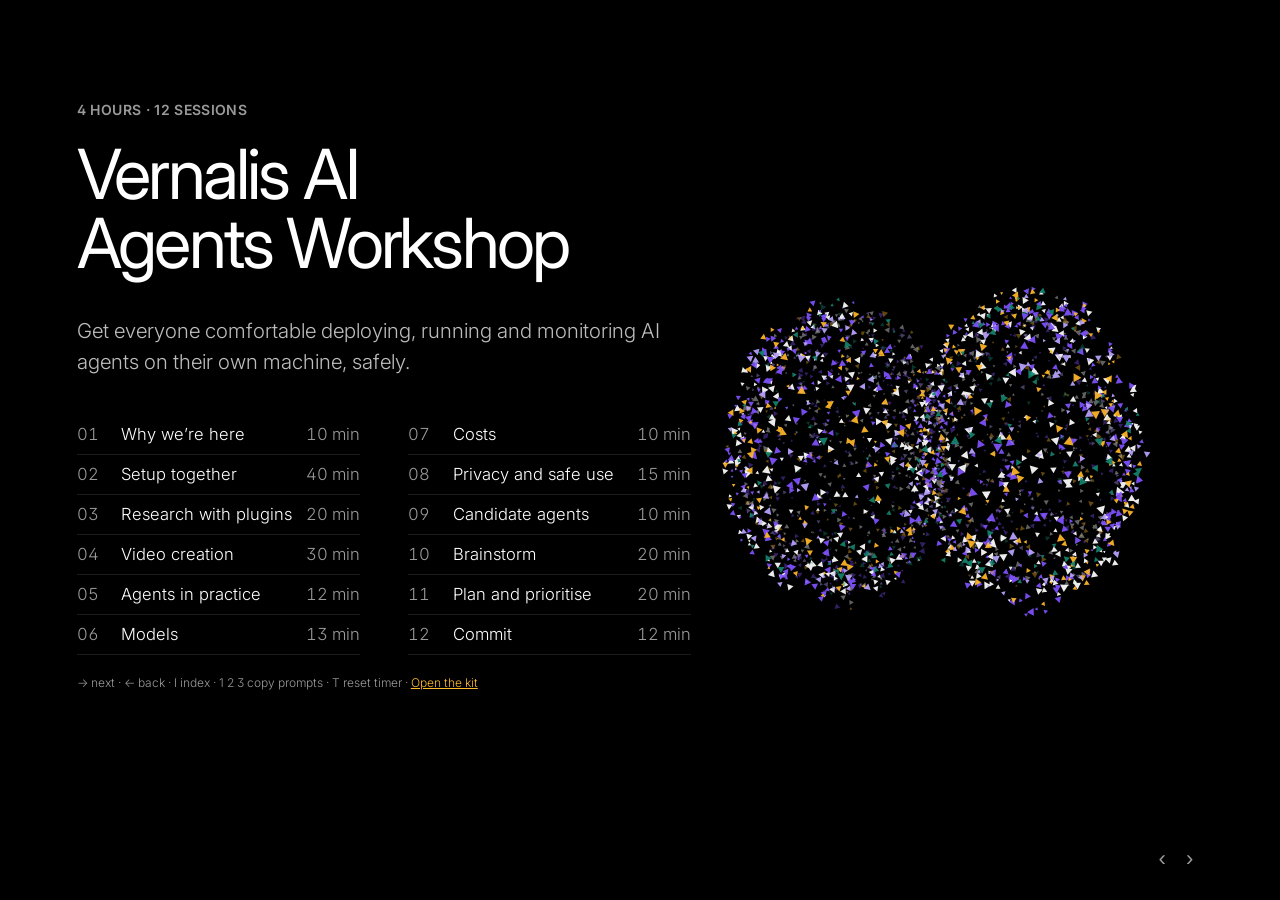
<file: index.html>
<!doctype html>
<html lang="en">
<head>
<meta charset="utf-8">
<meta name="viewport" content="width=device-width, initial-scale=1">
<meta name="robots" content="noindex">
<title>Vernalis AI Agents Workshop</title>
<link rel="preconnect" href="https://fonts.googleapis.com">
<link rel="preconnect" href="https://fonts.gstatic.com" crossorigin>
<link href="https://fonts.googleapis.com/css2?family=Inter:wght@300;400;600;700&family=JetBrains+Mono&display=swap" rel="stylesheet">
<link rel="stylesheet" href="style.css">
</head>
<body class="deck">
<canvas id="sky" aria-hidden="true"></canvas>
<main id="stage" aria-live="polite"></main>
<footer>
  <span id="meta"></span>
  <span class="nav"><button id="prev" aria-label="Back">‹</button><button id="next" aria-label="Next">›</button></span>
</footer>
<div id="bar"></div>
<script src="assets/icons.js"></script>
<script src="content.js"></script>
<script src="particles.js"></script>
<script src="deck.js"></script>
</body>
</html>
</file>
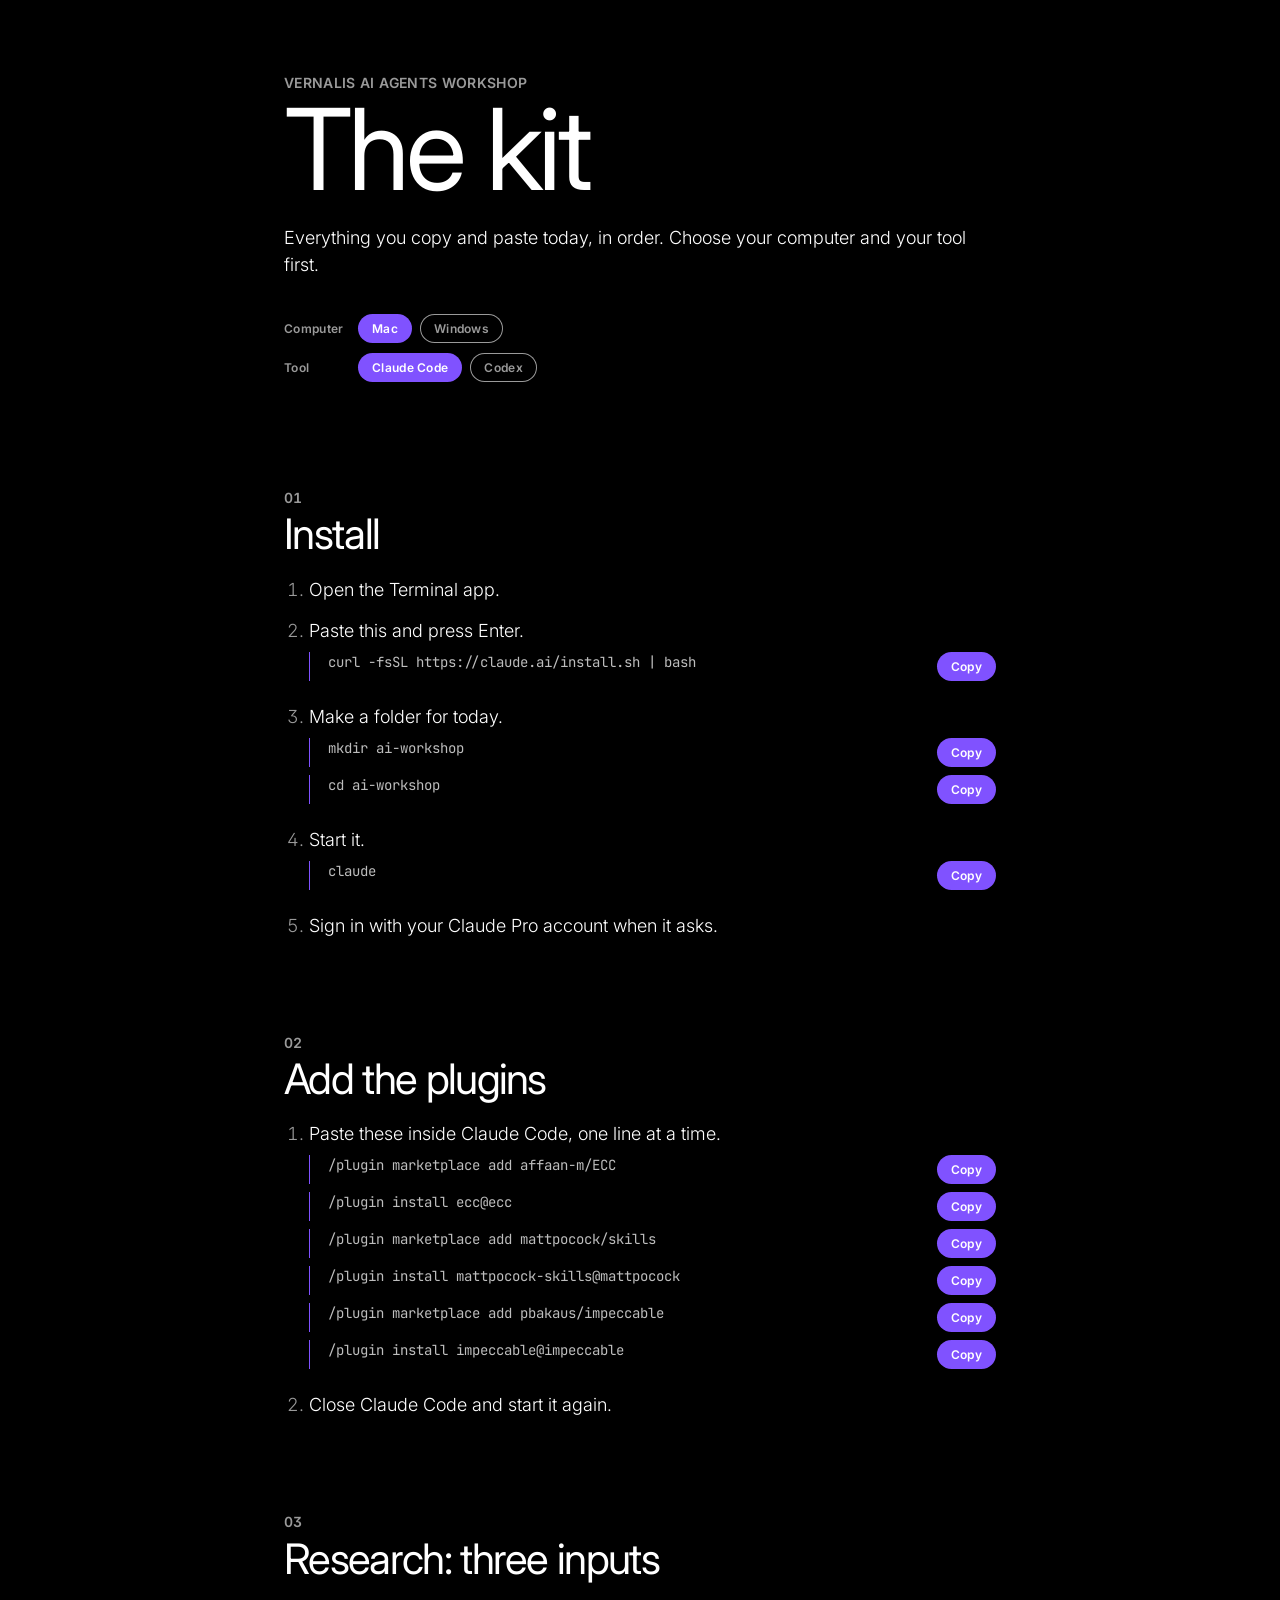
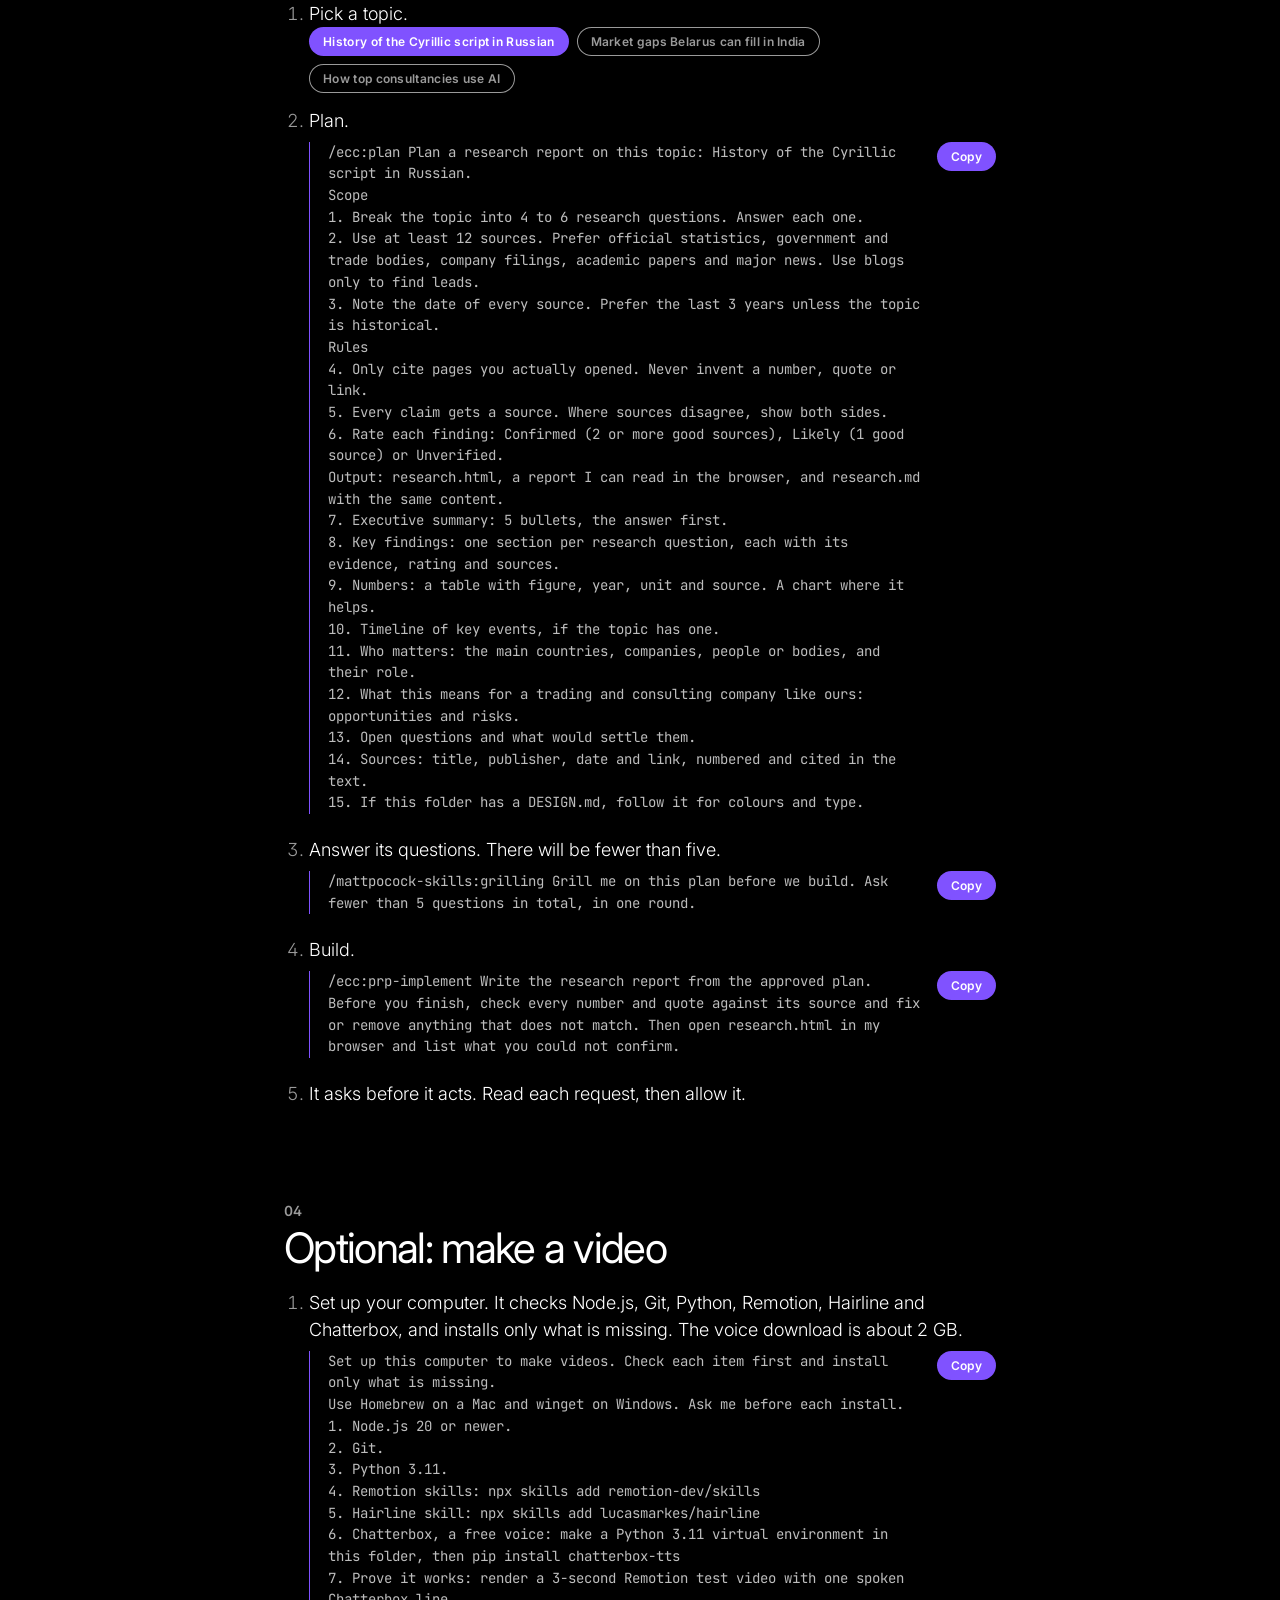
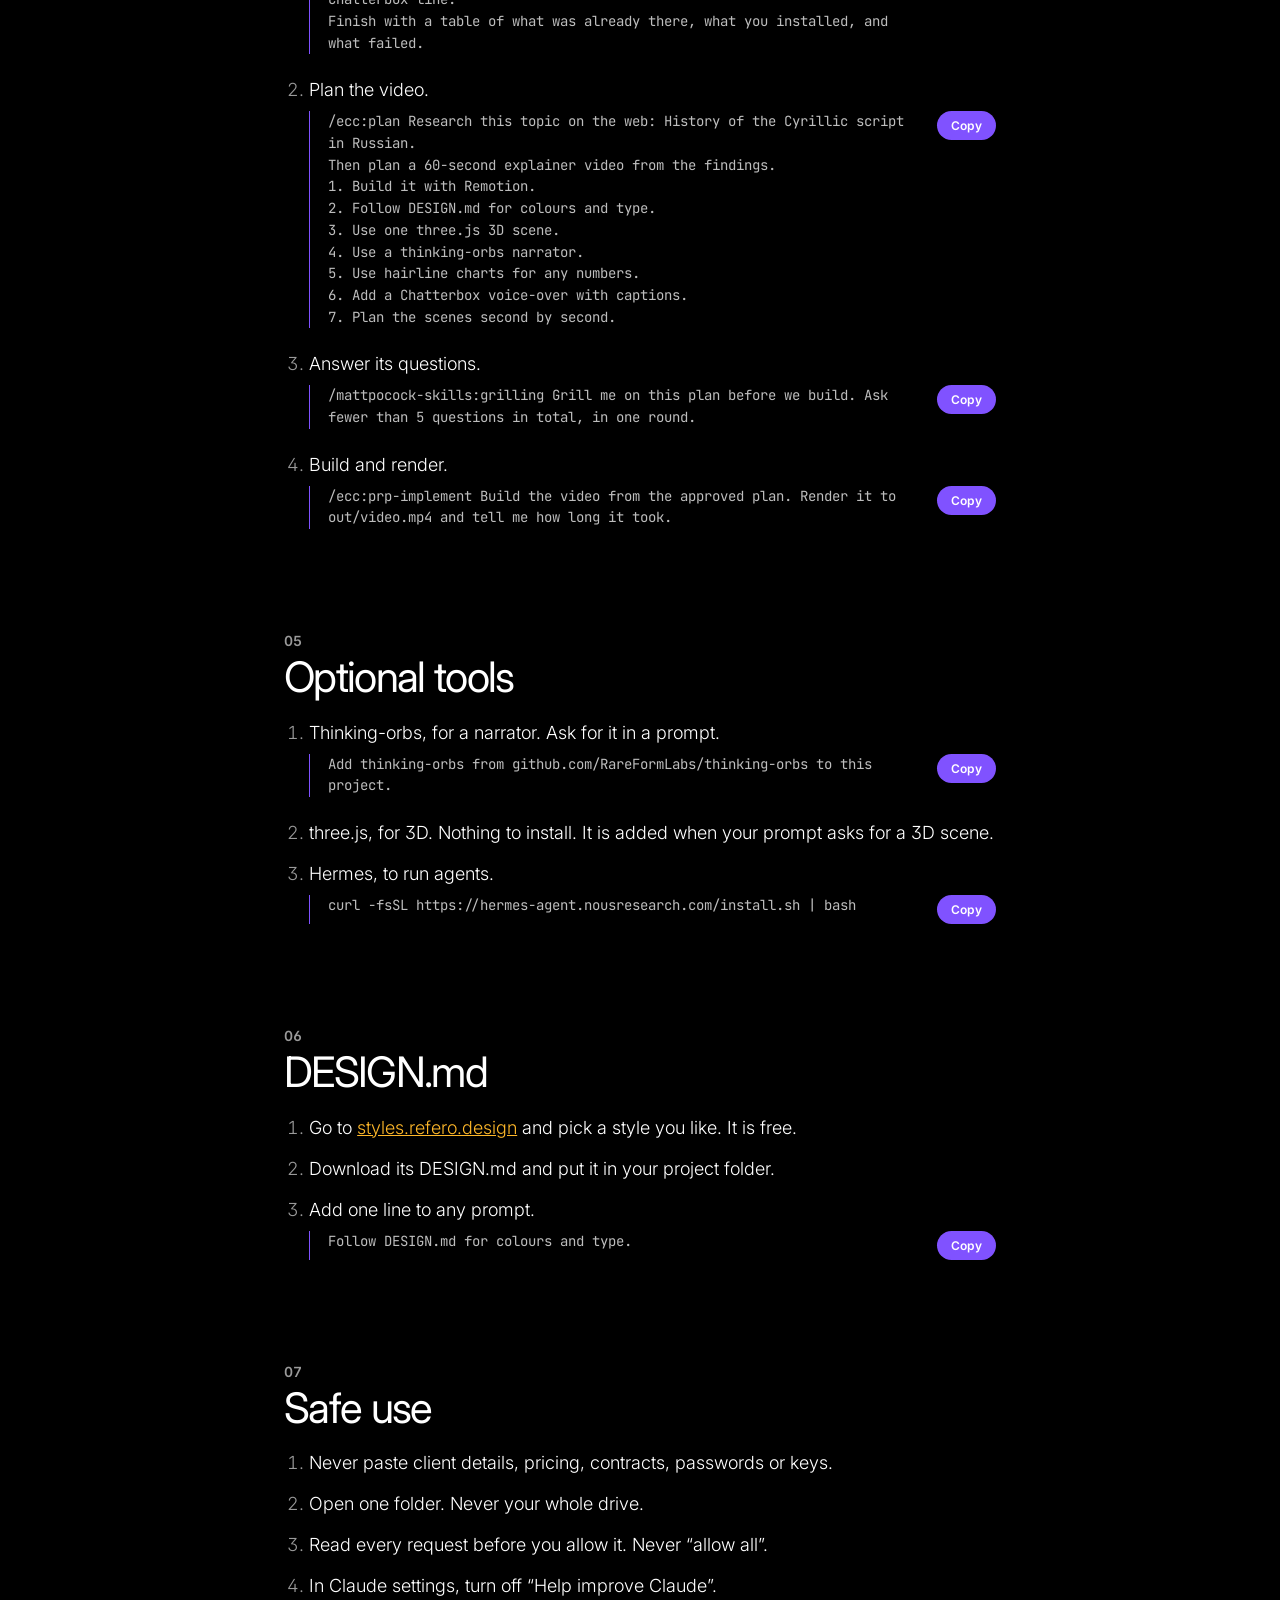
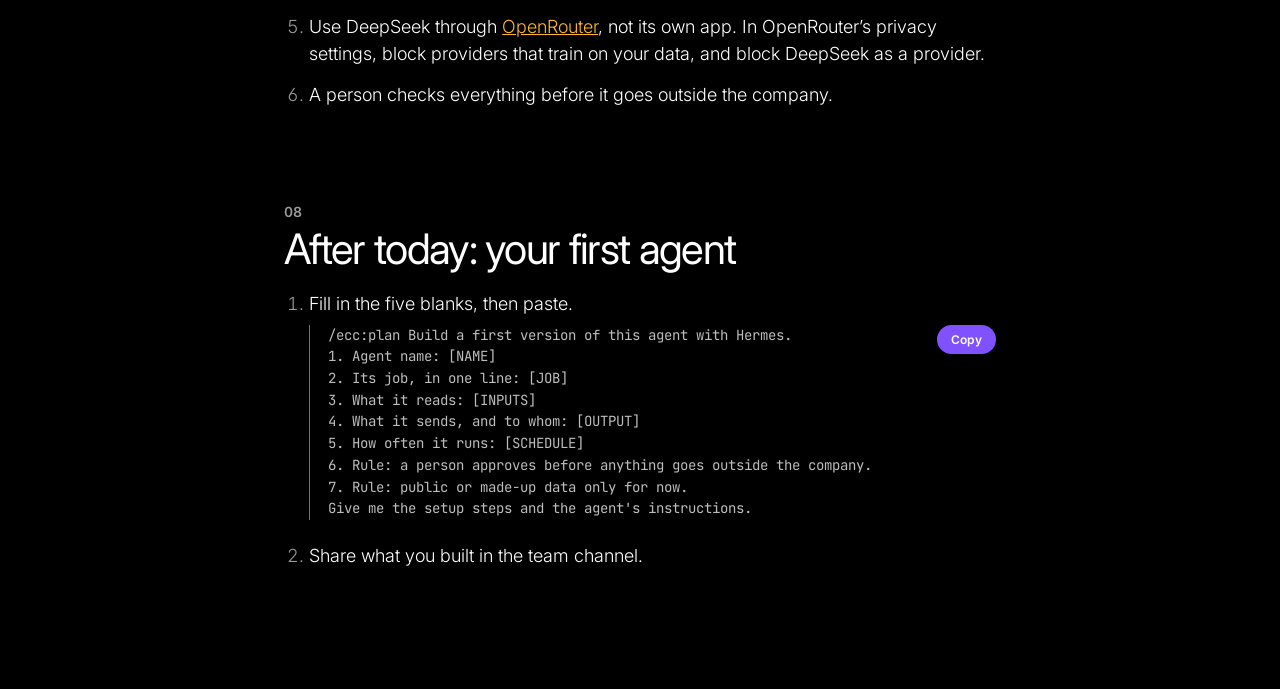
<file: kit/index.html>
<!doctype html>
<html lang="en">
<head>
<meta charset="utf-8">
<meta name="viewport" content="width=device-width, initial-scale=1">
<meta name="robots" content="noindex">
<title>Workshop Kit</title>
<link rel="preconnect" href="https://fonts.googleapis.com">
<link rel="preconnect" href="https://fonts.gstatic.com" crossorigin>
<link href="https://fonts.googleapis.com/css2?family=Inter:wght@300;400;600&family=JetBrains+Mono&display=swap" rel="stylesheet">
<link rel="stylesheet" href="../style.css">
</head>
<body class="kit">
<main>
  <p class="kicker">Vernalis AI Agents Workshop</p>
  <h1>The kit</h1>
  <p>Everything you copy and paste today, in order. Choose your computer and your tool first.</p>
  <div class="switches">
    <div class="switch" role="group" aria-label="Your computer">
      <span class="label">Computer</span>
      <button class="pill" data-key="os" data-set="mac">Mac</button>
      <button class="pill" data-key="os" data-set="win">Windows</button>
    </div>
    <div class="switch" role="group" aria-label="Your tool">
      <span class="label">Tool</span>
      <button class="pill" data-key="tool" data-set="claude">Claude Code</button>
      <button class="pill" data-key="tool" data-set="codex">Codex</button>
    </div>
  </div>

  <h2><span class="num">01</span>Install</h2>
  <ol>
    <li><span data-os="mac">Open the Terminal app.</span><span data-os="win">Open PowerShell.</span></li>
    <li>Paste this and press Enter.
      <div class="cmd" data-tool="claude" data-os="mac"><pre>curl -fsSL https://claude.ai/install.sh | bash</pre></div>
      <div class="cmd" data-tool="claude" data-os="win"><pre>irm https://claude.ai/install.ps1 | iex</pre></div>
      <div class="cmd" data-tool="codex"><pre>npm install -g @openai/codex</pre></div>
      <span class="note" data-tool="codex">Codex needs Node.js first. Get it from nodejs.org.</span>
      <span class="note" data-tool="claude" data-os="win">Install Git for Windows first, from git-scm.com. Claude Code needs it.</span>
    </li>
    <li>Make a folder for today.
      <div class="cmd"><pre>mkdir ai-workshop</pre></div>
      <div class="cmd"><pre>cd ai-workshop</pre></div>
    </li>
    <li>Start it.
      <div class="cmd" data-tool="claude"><pre>claude</pre></div>
      <div class="cmd" data-tool="codex"><pre>codex</pre></div>
    </li>
    <li><span data-tool="claude">Sign in with your Claude Pro account when it asks.</span><span data-tool="codex">Sign in with your ChatGPT account when it asks.</span></li>
  </ol>

  <h2><span class="num">02</span>Add the plugins</h2>
  <ol data-tool="claude">
    <li>Paste these inside Claude Code, one line at a time.
      <div data-prompt="plugins" data-lines></div>
    </li>
    <li>Close Claude Code and start it again.</li>
  </ol>
  <ol data-tool="codex">
    <li>Paste these in the terminal, not inside Codex. Choose Codex when it asks which tool.
      <div class="cmd"><pre>npx skills add mattpocock/skills</pre></div>
      <div class="cmd"><pre>npx skills add pbakaus/impeccable</pre></div>
    </li>
    <li>For ECC, follow the Codex steps at github.com/affaan-m/ECC.</li>
    <li>Close Codex and start it again.</li>
  </ol>

  <h2><span class="num">03</span>Research: three inputs</h2>
  <ol>
    <li>Pick a topic.
      <div class="switch" role="group" aria-label="Topic" data-topics></div>
    </li>
    <li>Plan.<div data-prompt="plan"></div></li>
    <li>Answer its questions. There will be fewer than five.<div data-prompt="grill"></div></li>
    <li>Build.<div data-prompt="build"></div></li>
    <li>It asks before it acts. Read each request, then allow it.</li>
  </ol>

  <h2><span class="num">04</span>Optional: make a video</h2>
  <ol>
    <li>Set up your computer. It checks Node.js, Git, Python, Remotion, Hairline and Chatterbox, and installs only what is missing. The voice download is about 2 GB.
      <div data-prompt="setup"></div>
    </li>
    <li>Plan the video.<div data-prompt="video"></div></li>
    <li>Answer its questions.<div data-prompt="grill"></div></li>
    <li>Build and render.<div data-prompt="render"></div></li>
  </ol>

  <h2><span class="num">05</span>Optional tools</h2>
  <ol>
    <li>Thinking-orbs, for a narrator. Ask for it in a prompt.
      <div class="cmd"><pre>Add thinking-orbs from github.com/RareFormLabs/thinking-orbs to this project.</pre></div>
    </li>
    <li>three.js, for 3D. Nothing to install. It is added when your prompt asks for a 3D scene.</li>
    <li>Hermes, to run agents.
      <div class="cmd" data-os="mac"><pre>curl -fsSL https://hermes-agent.nousresearch.com/install.sh | bash</pre></div>
      <div class="cmd" data-os="win"><pre>iex (irm https://hermes-agent.nousresearch.com/install.ps1)</pre></div>
    </li>
  </ol>

  <h2><span class="num">06</span>DESIGN.md</h2>
  <ol>
    <li>Go to <a href="https://styles.refero.design/" target="_blank" rel="noopener">styles.refero.design</a> and pick a style you like. It is free.</li>
    <li>Download its DESIGN.md and put it in your project folder.</li>
    <li>Add one line to any prompt.
      <div class="cmd"><pre>Follow DESIGN.md for colours and type.</pre></div>
    </li>
  </ol>

  <h2><span class="num">07</span>Safe use</h2>
  <ol>
    <li>Never paste client details, pricing, contracts, passwords or keys.</li>
    <li>Open one folder. Never your whole drive.</li>
    <li>Read every request before you allow it. Never “allow all”.</li>
    <li data-tool="claude">In Claude settings, turn off “Help improve Claude”.</li>
    <li>Use DeepSeek through <a href="https://openrouter.ai/settings/privacy">OpenRouter</a>, not its own app. In OpenRouter’s privacy settings, block providers that train on your data, and block DeepSeek as a provider.</li>
    <li>A person checks everything before it goes outside the company.</li>
  </ol>

  <h2><span class="num">08</span>After today: your first agent</h2>
  <ol>
    <li>Fill in the five blanks, then paste.
      <div data-prompt="pilot"></div>
    </li>
    <li>Share what you built in the team channel.</li>
  </ol>
</main>
<script src="../content.js"></script>
<script src="../kit.js"></script>
</body>
</html>
</file>
<file: style.css>
/* Tokens from DESIGN.md. Inter stands in for PPNeueMontreal, as the file itself suggests. */
:root {
  --void: #000; --bone: #fff; --ash: #9a9a9a; --silver: #bdbdbd;
  --iris: #8052ff; --amber: #ffb829; --red: #ff4d5e; --ok: #2bb894;
  --line: #1c1c1c; --edge: #2a2a2a;
  --gutter: clamp(24px, 6vw, 96px);
  --body: clamp(18px, min(1.75vw, 3vh), 27px);
  --text: clamp(14px, min(1.15vw, 2.2vh), 18px);
  --small: clamp(12px, min(1vw, 1.9vh), 15px);
}
* { box-sizing: border-box; }
body {
  margin: 0; background: var(--void); color: var(--bone);
  /* 300, not the file's 200: ultra-light type breaks up over a Zoom screen share */
  font: 300 18px/1.5 Inter, system-ui, sans-serif; font-feature-settings: "ss01";
  -webkit-font-smoothing: antialiased;
}
h1 {
  font-weight: 400; font-size: clamp(44px, min(7vw, 12vh), 113px);
  line-height: 1; letter-spacing: -0.04em; margin: 0 0 clamp(6px, 2vh, 24px); text-wrap: balance;
}
h3 { font-weight: 400; font-size: clamp(18px, min(1.7vw, 3vh), 26px); line-height: 1.15; letter-spacing: -0.02em; margin: 0; }
.kicker, .label, th {
  font-size: 14px; font-weight: 600; letter-spacing: 0.025em; text-transform: uppercase; color: var(--ash); margin: 0;
}
.label { font-size: 12px; text-transform: none; }
.num { color: var(--ash); font-variant-numeric: tabular-nums; }
pre {
  margin: 0; font: 400 var(--small)/1.55 "JetBrains Mono", ui-monospace, Menlo, monospace;
  color: var(--silver); white-space: pre-wrap; overflow-wrap: anywhere;
}
.pill {
  font: 600 12px Inter, system-ui, sans-serif; letter-spacing: 0.025em; color: var(--bone);
  background: var(--iris); border: 0; border-radius: 24px; padding: 7px 14px; cursor: pointer; flex: none; align-self: flex-start;
}
.ghost {
  font: 400 13px Inter, system-ui, sans-serif; color: var(--silver); background: none;
  border: 1px solid var(--edge); border-radius: 24px; padding: 6px 12px; cursor: pointer;
}
.ghost:hover { color: var(--bone); border-color: var(--ash); }
button:focus-visible, a:focus-visible, input:focus-visible { outline: 2px solid var(--amber); outline-offset: 2px; }
a { color: var(--amber); }
@keyframes rise { from { opacity: 0; transform: translateY(14px); filter: blur(6px); } }

/* ---------- deck frame ---------- */
.deck { overflow: hidden; height: 100vh; }
#sky { position: fixed; inset: 0; width: 100%; height: 100%; pointer-events: none; }
#stage {
  position: relative; z-index: 1; height: 100vh; max-width: min(58vw, 900px);
  padding: clamp(36px, 11vh, 120px) 0 96px var(--gutter);
  display: flex; flex-direction: column; gap: clamp(12px, 2.2vh, 24px);
}
#stage.enter h1, #stage.enter h2 { animation: rise 0.7s cubic-bezier(0.2, 0.7, 0.1, 1) both; }
#stage.enter .lead { animation: rise 0.7s 0.15s both; }
#stage.title, #stage.close { justify-content: center; padding-top: 0; }
.lead { font-size: clamp(16px, min(1.6vw, 2.9vh), 24px); color: var(--silver); max-width: 30em; margin: 0; }

.index h1 { font-size: clamp(40px, min(5.4vw, 9vh), 78px); }
.index-list { list-style: none; padding: 0; margin: clamp(6px, 2vh, 24px) 0 0; max-width: min(48vw, 720px); columns: 2; column-gap: 48px; font-size: clamp(15px, min(1.3vw, 2.4vh), 20px); }
.index-list li { break-inside: avoid; }
.index-list button {
  all: unset; box-sizing: border-box; cursor: pointer; width: 100%;
  display: grid; grid-template-columns: 2.2em 1fr auto; gap: 8px; padding: 0.42em 0; border-bottom: 1px solid var(--line);
}
.index-list button:hover { color: var(--amber); }
.index-list button:focus-visible { outline: 2px solid var(--amber); outline-offset: 2px; }
.hint { font-size: 12px; color: var(--ash); margin: 0; }

.deck footer {
  position: fixed; left: var(--gutter); right: var(--gutter); bottom: 22px; z-index: 2;
  display: flex; justify-content: space-between; align-items: center;
  font-size: 14px; font-weight: 400; color: var(--ash); font-variant-numeric: tabular-nums; white-space: pre;
}
#meta.warn, #meta.over { color: var(--amber); }
#meta.over { font-weight: 600; }
.nav button { background: none; border: 0; color: var(--ash); font-size: 22px; cursor: pointer; padding: 6px 10px; }
#bar { position: fixed; left: 0; bottom: 0; height: 1px; width: 0; background: var(--iris); z-index: 2; transition: width 0.6s; }

/* ---------- scenes ---------- */
#stage.scene { max-width: none; padding: clamp(28px, 6vh, 60px) var(--gutter) 78px; gap: clamp(8px, 1.6vh, 16px); }
.scene h2 {
  font-weight: 400; font-size: clamp(30px, min(4.2vw, 7.2vh), 60px); line-height: 1.05; letter-spacing: -0.04em;
  margin: 0; padding-right: 260px; /* room for the corner constellation */
}
.body { flex: 1; min-height: 0; display: flex; flex-direction: column; justify-content: center; gap: clamp(10px, 2vh, 20px); }
.intro { font-size: var(--body); line-height: 1.3; color: var(--silver); margin: 0; max-width: 40em; animation: rise 0.6s 0.3s both; }
.ic { width: 30px; height: 30px; color: var(--iris); flex: none; }
.logos { display: flex; gap: 10px; align-items: center; flex-wrap: wrap; }
.logo { width: 28px; height: 28px; object-fit: contain; flex: none; }
.logo.raster { border-radius: 7px; }
.red .ic { color: var(--red); } .amber .ic { color: var(--amber); } .ok .ic { color: var(--ok); }
.ok { border-color: var(--ok); }

/* text always stays inside its card */
.card, .node, .actor { min-width: 0; overflow-wrap: break-word; hyphens: auto; }
.card h3, .node h3, .actor h3 { overflow-wrap: anywhere; }
.dense .card, .dense .node { padding: clamp(12px, 1.8vh, 18px); }
.dense h3 { font-size: clamp(16px, min(1.35vw, 2.6vh), 21px); }
.dense p { font-size: clamp(13px, min(1vw, 2vh), 16px) !important; }
.body { overflow-y: auto; scrollbar-width: none; justify-content: safe center; } /* safe: tall content starts at the top instead of being cut off */
.body::-webkit-scrollbar { display: none; }

/* copy button with the prompt folded underneath */
.copybox { display: grid; gap: 8px; margin-top: auto; padding-top: 6px; }
.peek { max-height: 34vh; overflow: auto; border-left: 1px solid var(--iris); padding: 4px 0 4px 14px; font-size: 13px; }
.prompts { display: grid; grid-template-columns: auto repeat(3, minmax(0, 1fr)); gap: 16px; align-items: start; }

/* links and full forms */
.biglink { display: inline-flex; align-items: center; gap: 12px; font-size: var(--body); text-decoration: none; border-bottom: 1px solid currentColor; align-self: flex-start; padding-bottom: 2px; }
.full { font-size: clamp(24px, min(3vw, 5vh), 42px); line-height: 1.1; letter-spacing: -0.03em; margin: 0; color: var(--amber); }
.withlogo { display: inline-flex; align-items: center; gap: 10px; }
.withlogo .logo { width: 20px; height: 20px; }
.withlogo .logos { gap: 6px; flex-wrap: nowrap; }

/* sequence diagram */
.seq { display: grid; grid-template-columns: repeat(var(--cols), minmax(0, 1fr)); column-gap: clamp(12px, 2vw, 28px); row-gap: 6px; position: relative; }
.actor { grid-row: 1; border: 1px solid var(--edge); border-radius: 24px; padding: 10px 14px; display: grid; grid-template-columns: auto 1fr; column-gap: 12px; align-items: center; margin-bottom: 6px;
  /* logo on the left, name and role stacked on the right */ animation: rise 0.6s both; animation-delay: calc(var(--i) * 90ms); background: var(--void); }
.actor > .logos, .actor > .ic { grid-row: span 2; }
.actor h3 { font-size: clamp(15px, min(1.3vw, 2.5vh), 20px); }
.actor p { margin: 0; font-size: 13px; color: var(--ash); grid-column: 2; }
.life { justify-self: center; width: 1px; background: repeating-linear-gradient(to bottom, #3a3a3a 0 4px, transparent 4px 9px); }
.msg { position: relative; padding: 0 var(--pad); visibility: hidden; z-index: 1; min-height: 38px; }
.msg.self { padding: 0 0 0 50%; }
.msg.self p { text-align: left; margin: 0 0 0 44px; white-space: nowrap; }
.msg.on { visibility: visible; }
.msg .arrow { height: 1px; background: var(--iris); position: relative; margin-top: 8px; }
.msg .arrow::after { content: ""; position: absolute; right: -1px; top: -4px; border: 4.5px solid transparent; border-left: 8px solid var(--iris); border-right: 0; }
.msg.left .arrow::after { right: auto; left: -1px; border-left: 0; border-right: 8px solid var(--iris); }
.msg.self .arrow { width: 0; height: 0; margin: 4px 0 0; position: absolute; }
.msg.self .arrow::after { display: none; }
.msg.self .arrow::before { content: ""; position: absolute; left: 0; top: -2px; width: 34px; height: 18px; border: 1px solid var(--iris); border-left: 0; border-radius: 0 10px 10px 0; }
.msg p { margin: 6px 0 0; font-size: var(--text); line-height: 1.3; color: var(--bone); text-align: center; background: var(--void); padding: 0 6px; }
.msg.amber .arrow { background: var(--amber); } .msg.amber .arrow::after { border-left-color: var(--amber); border-right-color: var(--amber); }
.msg.amber p { color: var(--amber); }
.msg.fresh .arrow { animation: grow 0.6s ease-out both; transform-origin: left; }
.msg.left.fresh .arrow { transform-origin: right; }
.msg.fresh p { animation: rise 0.5s 0.25s both; }
@keyframes grow { from { transform: scaleX(0); } }

/* API request and response */
.api { display: grid; grid-template-columns: 1fr minmax(90px, 160px) 1fr; gap: clamp(12px, 2vw, 28px); align-items: center; }
.kv { display: grid; grid-template-columns: 7em 1fr; gap: 12px; font-size: var(--text); padding: 6px 0; border-bottom: 1px solid var(--line); color: var(--silver); }
.pipe { display: grid; gap: 18px; justify-items: stretch; text-align: center; animation: rise 0.6s both; }
.pipe .link { flex: none; height: 1px; }
.pipe .link.back::after { animation-direction: reverse; background: var(--iris); }

/* compare (DeepSeek) */
.side { gap: 14px; }
.flow.mini { gap: 0; }
.flow.mini .node { padding: 10px 12px; border-radius: 16px; animation: none; }
.flow.mini .node h3 { font-size: var(--text); }
.flow.mini .link { flex-basis: 22px; }
.side.red .flow.mini .node:last-child { border-color: var(--red); }
.side.ok .flow.mini .node:last-child { border-color: var(--ok); }
.row { display: flex; gap: 10px; align-items: center; flex-wrap: wrap; }

.grid { display: grid; grid-template-columns: repeat(var(--cols), minmax(0, 1fr)); gap: clamp(10px, 1.4vw, 18px); }
.card, .node, .layer {
  border: 1px solid var(--edge); border-radius: 24px; padding: clamp(14px, 2.4vh, 24px);
  animation: rise 0.6s both; animation-delay: calc(var(--i) * 90ms);
}
.card { display: flex; flex-direction: column; gap: 8px; }
.card p, .node p, .fact p, .layer p { margin: 0; font-size: var(--text); line-height: 1.4; color: var(--silver); }
.card p.label, .node p.label { font-size: 12px; color: var(--ash); }
.card ul { margin: 0; padding: 0; list-style: none; display: grid; gap: 6px; font-size: var(--text); line-height: 1.35; color: var(--silver); }
.card li { padding-left: 16px; position: relative; }
.card li::before { content: ""; position: absolute; left: 0; top: 0.6em; width: 6px; height: 1px; background: var(--ash); }
.iris { border-color: var(--iris); } .amber { border-color: var(--amber); } .red { border-color: var(--red); } .ok { border-color: var(--ok); }
.still .card { animation: none; }
.count { margin-top: auto !important; font-size: clamp(40px, 6vw, 78px) !important; line-height: 1; letter-spacing: -0.04em; color: var(--bone) !important; font-variant-numeric: tabular-nums; }
.dots { display: flex; flex-wrap: wrap; gap: 4px; margin-top: auto; padding-top: 8px; }
.dots i { width: 5px; height: 5px; border-radius: 50%; background: var(--iris); animation: rise 0.4s both; animation-delay: calc(400ms + var(--i) * 6ms); }

/* flow: nodes joined by lines with a travelling dot */
.flow { display: flex; align-items: stretch; }
.node { flex: 1; min-width: 0; display: flex; flex-direction: column; gap: 6px; animation-delay: calc(var(--i) * 160ms); }
.link { flex: 0 0 clamp(18px, 3vw, 56px); align-self: center; height: 1px; background: #3a3a3a; position: relative; }
.link::after, .loopback::after {
  content: ""; position: absolute; top: -3px; left: 0; width: 7px; height: 7px; border-radius: 50%;
  background: var(--amber); animation: travel 1.8s linear infinite; animation-delay: calc(var(--i) * 300ms);
}
@keyframes travel { 0% { left: 0; opacity: 0; } 15%, 85% { opacity: 1; } 100% { left: calc(100% - 7px); opacity: 0; } }
.loopback { height: 26px; margin: -6px 9% 0; border: 1px solid #3a3a3a; border-top: 0; border-radius: 0 0 24px 24px; position: relative; }
.loopback::after { top: auto; bottom: -4px; animation-direction: reverse; animation-duration: 3s; }

/* nest: containment */
.layer { display: grid; gap: 12px; max-width: 980px; animation-delay: calc(var(--i) * 280ms); }
.layer-head { display: flex; gap: 18px; align-items: baseline; }
.layer-head h3 { flex: 0 0 9em; }
.l1 { border-color: var(--iris); } .l2 { border-color: var(--amber); }

/* graph: hub and spokes, select a node */
.graph { display: grid; grid-template-columns: 1.5fr 1fr; gap: clamp(24px, 4vw, 60px); align-items: center; }
.web { position: relative; aspect-ratio: 400 / 240; max-height: 58vh; }
.web svg { position: absolute; inset: 0; width: 100%; height: 100%; }
.spoke { stroke: #444; stroke-width: 0.6; stroke-dasharray: 3 5; animation: dash 1.2s linear infinite; }
@keyframes dash { to { stroke-dashoffset: -16; } }
.web button {
  position: absolute; transform: translate(-50%, -50%); white-space: nowrap; cursor: pointer;
  background: var(--void); color: var(--bone); border: 1px solid #444; border-radius: 24px;
  padding: 8px 16px; font: 400 var(--text) Inter, system-ui, sans-serif;
}
.web button.on { border-color: var(--amber); color: var(--amber); }
.web .hub { border-color: var(--iris); padding: 14px 24px; font-size: var(--body); }
.detail h3 { font-size: clamp(26px, 3.2vw, 48px); letter-spacing: -0.04em; margin-bottom: 10px; }
.detail p { margin: 0; font-size: var(--body); line-height: 1.3; color: var(--silver); }

/* table */
table { border-collapse: collapse; width: 100%; max-width: 1100px; font-size: var(--text); line-height: 1.35; color: var(--silver); }
th { font-size: 12px; text-align: left; }
td, th { padding: clamp(6px, 1.3vh, 12px) 18px clamp(6px, 1.3vh, 12px) 0; border-bottom: 1px solid var(--line); vertical-align: top; }
td:first-child { color: var(--bone); white-space: nowrap; }
tr { animation: rise 0.5s both; animation-delay: calc(var(--i) * 80ms); }
caption { caption-side: bottom; text-align: left; font-size: 12px; color: var(--ash); padding-top: 8px; }
.dot { display: inline-block; width: 8px; height: 8px; border-radius: 50%; margin-right: 8px; background: var(--ash); }
.dot.red { background: var(--red); } .dot.amber { background: var(--amber); } .dot.ok { background: var(--ok); }

/* chat mock-ups */
.chat .who { color: var(--iris) !important; font-weight: 600; font-size: 14px !important; }
.btns { display: grid; grid-template-columns: 1fr 1fr; gap: 6px; margin-top: 6px; }
.btns span { border: 1px solid #3a3a3a; border-radius: 12px; padding: 8px; text-align: center; font-size: 13px; color: var(--silver); }

/* media */
.media { display: grid; grid-template-columns: auto 1fr; gap: clamp(24px, 5vw, 72px); align-items: center; }
.media video { height: min(64vh, 660px); aspect-ratio: 9 / 16; border-radius: 24px; border: 1px solid var(--edge); background: #000; }
.facts { display: grid; gap: clamp(12px, 2.4vh, 24px); max-width: 30em; }
.fact { animation: rise 0.6s both; animation-delay: calc(var(--i) * 140ms); }
.fact h3 { margin-bottom: 4px; }

/* reveal */
.q, .a { font-size: clamp(32px, min(5vw, 9vh), 78px); line-height: 1.05; letter-spacing: -0.04em; margin: 0; max-width: 17em; }
.a { color: var(--amber); animation: rise 0.7s both; }

/* chart */
.chart { width: 100%; max-height: 58vh; }
.chart text { fill: var(--ash); font-size: 11px; }
.axis { stroke: #3a3a3a; fill: none; }
.line { fill: none; stroke-width: 2; stroke-dasharray: 1; stroke-dashoffset: 1; animation: draw 1.6s ease-out forwards; animation-delay: calc(var(--i) * 300ms); }
@keyframes draw { to { stroke-dashoffset: 0; } }
.line.amber { stroke: var(--amber); } .line.iris { stroke: var(--iris); } .line.bone { stroke: var(--bone); } .line.ash { stroke: var(--ash); }
.chart text.amber { fill: var(--amber); } .chart text.iris { fill: #a98cff; } .chart text.bone { fill: var(--bone); }

/* score sheet */
.score td:first-child { white-space: normal; }
.cell { width: 44px; height: 32px; border-radius: 12px; border: 1px solid var(--edge); background: none; color: var(--ash); font: 600 14px Inter, system-ui, sans-serif; cursor: pointer; }
.cell.H { border-color: var(--iris); color: var(--bone); } .cell.M { border-color: var(--amber); color: var(--amber); } .cell.L { color: var(--silver); border-color: var(--ash); }
.body input { background: none; border: 0; border-bottom: 1px solid var(--edge); color: var(--bone); font: 300 var(--text) Inter, system-ui, sans-serif; padding: 8px 0; max-width: 28em; }

/* ---------- kit ---------- */
.kit { max-width: 760px; margin: 0 auto; padding: clamp(36px, 8vh, 96px) 24px 120px; }
.kit h1 { font-size: clamp(48px, 9vw, 113px); }
.kit h2 { font-weight: 400; font-size: clamp(28px, 5vw, 42px); line-height: 1.1; letter-spacing: -0.04em; margin: 96px 0 18px; }
.kit h2 .num { display: block; font-size: 14px; font-weight: 600; letter-spacing: 0.025em; margin-bottom: 6px; }
.kit ol { padding-left: 1.4em; margin: 0; display: grid; gap: 14px; }
.kit ol ::marker { color: var(--ash); }
.kit .cmd { display: flex; gap: 12px; align-items: flex-start; border-left: 1px solid var(--iris); padding-left: 18px; margin: 8px 0; }
.kit .cmd pre { flex: 1; font-size: 14px; }
.kit .note { color: var(--ash); font-size: 15px; }
.switches { display: grid; gap: 10px; margin: 24px 0 0; position: sticky; top: 0; background: var(--void); padding: 12px 0; z-index: 1; }
.switch { display: flex; gap: 8px; flex-wrap: wrap; align-items: center; }
.switch .label { width: 5.5em; }
.switch .pill[aria-pressed="false"] { background: none; box-shadow: inset 0 0 0 1px var(--ash); color: var(--ash); }
body[data-os="mac"] [data-os="win"], body[data-os="win"] [data-os="mac"],
body[data-tool="claude"] [data-tool="codex"], body[data-tool="codex"] [data-tool="claude"] { display: none; }

@media (max-width: 900px) {
  .deck { overflow: auto; height: auto; }
  #stage, #stage.scene { height: auto; min-height: 100vh; max-width: none; padding-right: var(--gutter); }
  .index-list { columns: 1; }
  .grid, .graph, .media { grid-template-columns: 1fr; }
  .flow { flex-direction: column; }
  .link { height: 18px; width: 1px; flex-basis: 18px; }
  .link::after, .loopback { display: none; }
  .scene h2 { padding-right: 0; }
}
@media (prefers-reduced-motion: reduce) {
  * { animation: none !important; transition: none !important; }
  .line { stroke-dashoffset: 0; }
}
</file>
